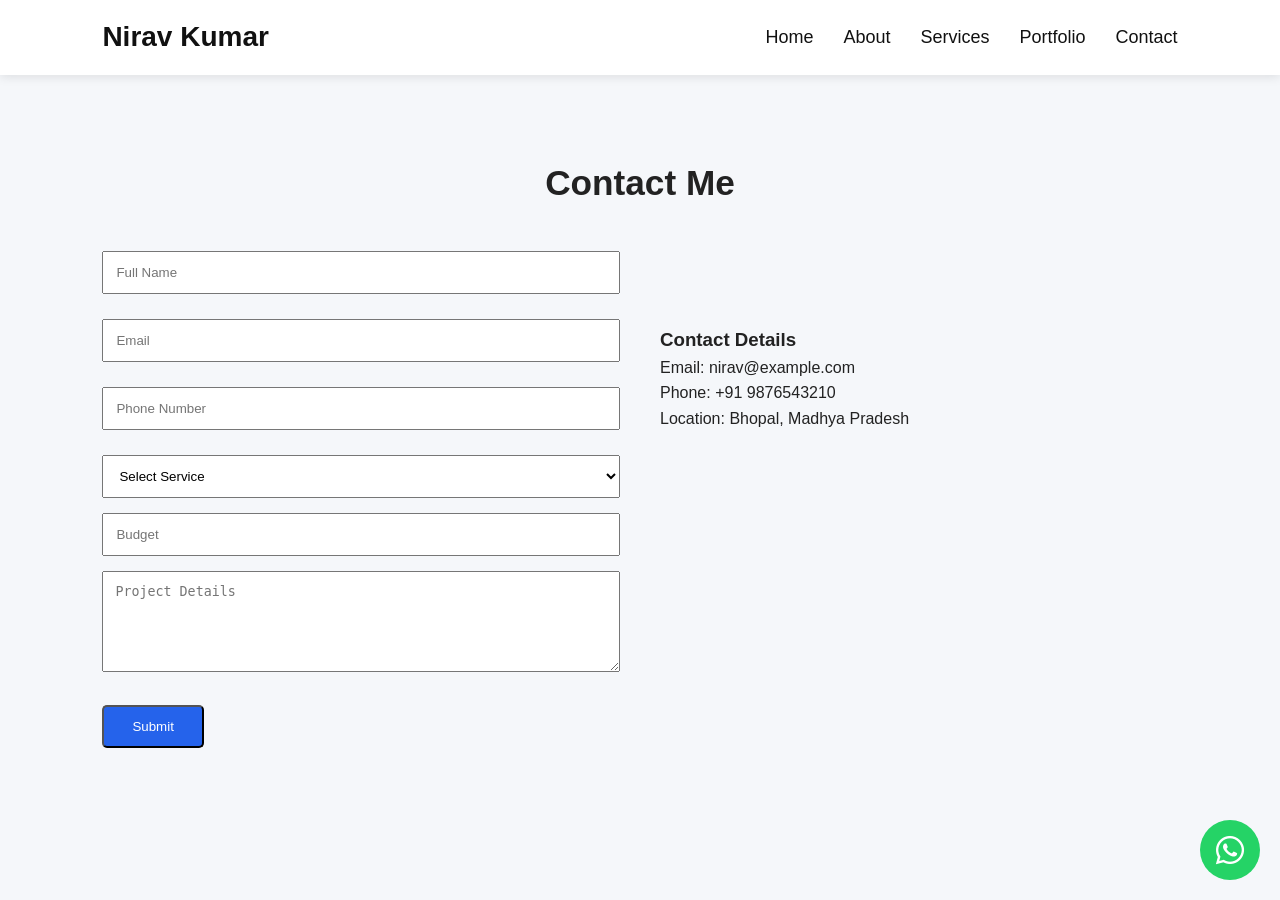
<file: contact.html>
<!DOCTYPE html>
<html lang="en">
<head>
  <meta charset="UTF-8">
  <meta name="viewport" content="width=device-width, initial-scale=1.0">
  <title>Contact | Nirav Kumar</title>

  <link rel="stylesheet" href="https://cdnjs.cloudflare.com/ajax/libs/font-awesome/6.5.1/css/all.min.css">
  <link rel="stylesheet" href="css/style.css">
  <link rel="stylesheet" href="css/responsive.css">
</head>
<body>

<header>
    <nav class="navbar">

        <div class="logo">
            <h2>Nirav Kumar</h2>
        </div>

        <ul class="nav-links">
            <li><a href="index.html">Home</a></li>
            <li><a href="about.html">About</a></li>
            <li><a href="services.html">Services</a></li>
            <li><a href="portfolio.html">Portfolio</a></li>
            <li><a href="contact.html">Contact</a></li>
        </ul>

    </nav>
</header>

<section class="section contact-page">
  <h1 class="section-title">Contact Me</h1>

  <div class="contact-container">

    <form id="contactForm">
      <input type="text" id="name" placeholder="Full Name">
      <small class="error"></small>

      <input type="email" id="email" placeholder="Email">
      <small class="error"></small>

      <input type="text" id="phone" placeholder="Phone Number">
      <small class="error"></small>

      <select id="service">
        <option value="">Select Service</option>
        <option>Website Development</option>
        <option>Landing Page</option>
      </select>

      <input type="text" placeholder="Budget">

      <textarea id="details" rows="5" placeholder="Project Details"></textarea>
      <small class="error"></small>

      <button type="submit" class="btn">Submit</button>

      <p id="successMessage"></p>
    </form>

    <div class="contact-info">
      <h3>Contact Details</h3>
      <p>Email: nirav@example.com</p>
      <p>Phone: +91 9876543210</p>
      <p>Location: Bhopal, Madhya Pradesh</p>

      <iframe
  src="https://www.google.com/maps?q=Bhopal,Madhya%20Pradesh&output=embed"
  width="100%"
  height="250"
  style="border:0; border-radius:10px;"
  allowfullscreen=""
  loading="lazy"
  referrerpolicy="no-referrer-when-downgrade">
</iframe>
    </div>

  </div>
</section>

<a href="https://wa.me/919876543210" class="whatsapp-btn">
  <i class="fab fa-whatsapp"></i>
</a>

<script src="js/validation.js"></script>
<script src="js/main.js"></script>
</body>
</html>
</file>
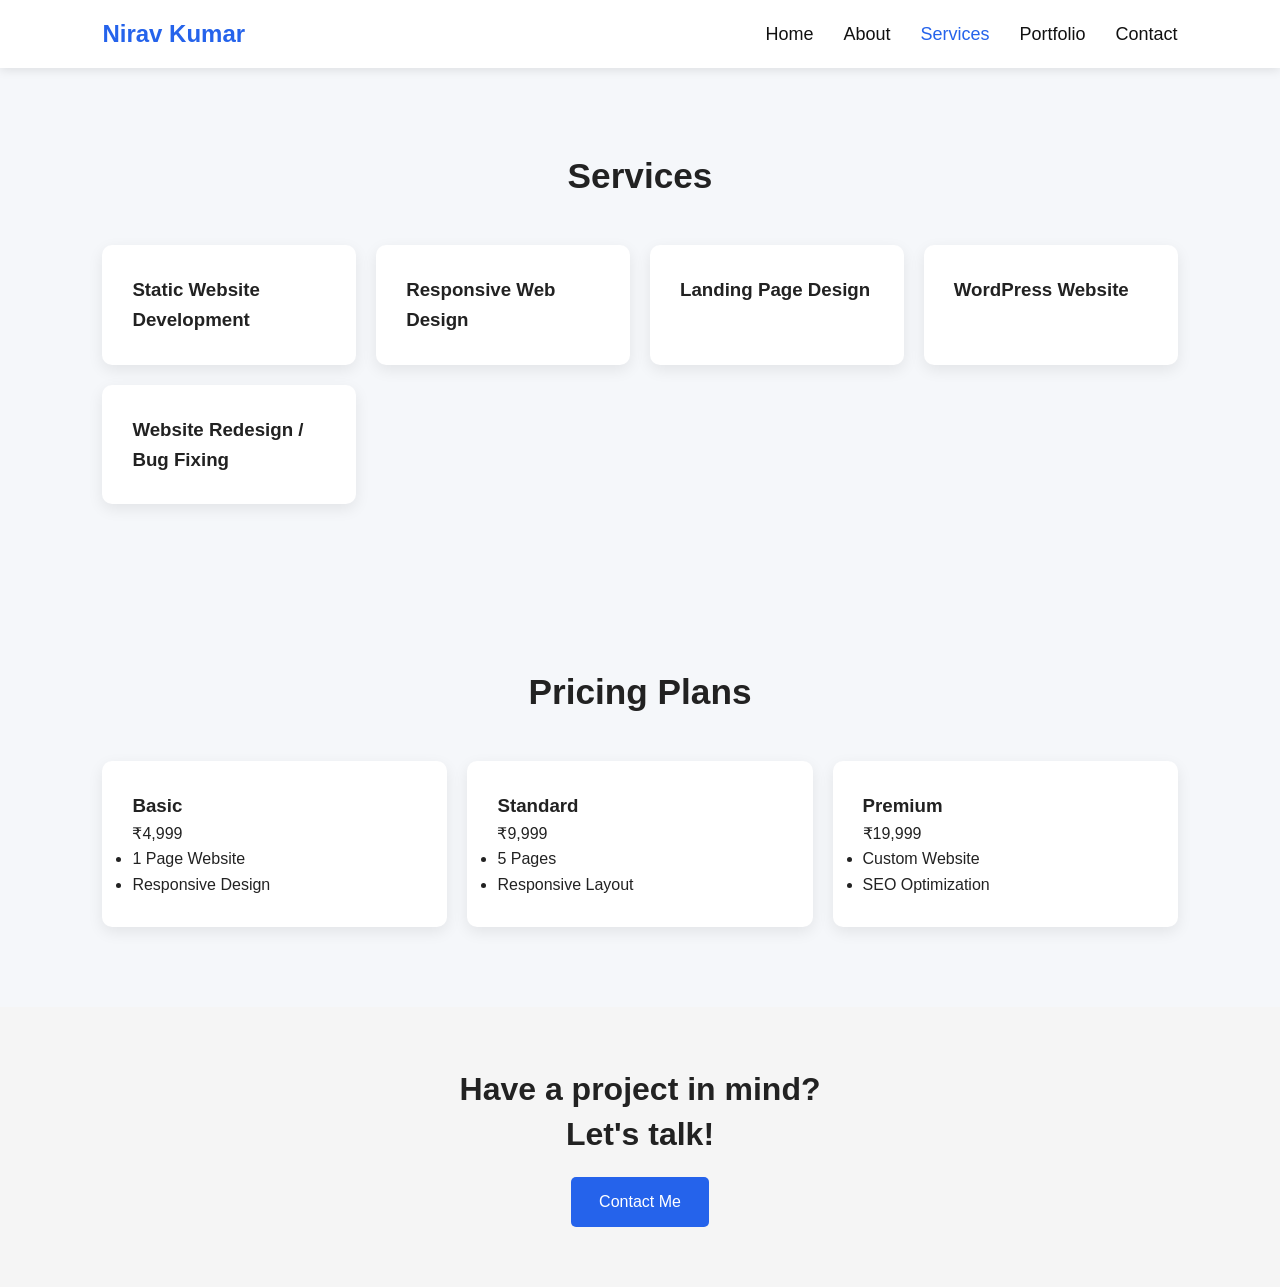
<file: services.html>
<!DOCTYPE html>
<html lang="en">
<head>
  <meta charset="UTF-8">
  <meta name="viewport" content="width=device-width, initial-scale=1.0">
  <title>Services | Nirav Kumar</title>

  <link rel="stylesheet" href="https://cdnjs.cloudflare.com/ajax/libs/font-awesome/6.5.1/css/all.min.css">
  <link rel="stylesheet" href="css/style.css">
  <link rel="stylesheet" href="css/responsive.css">
</head>
<body>

<header>
  <nav class="navbar">
    <div class="logo">Nirav Kumar</div>

    <ul class="nav-links">
      <li><a href="index.html">Home</a></li>
      <li><a href="about.html">About</a></li>
      <li><a href="services.html" class="active">Services</a></li>
      <li><a href="portfolio.html">Portfolio</a></li>
      <li><a href="contact.html">Contact</a></li>
    </ul>

    <div class="hamburger">
      <i class="fa-solid fa-bars"></i>
    </div>
  </nav>
</header>

<section class="section">
  <h1 class="section-title">Services</h1>

  <div class="cards">
    <div class="card"><h3>Static Website Development</h3></div>
    <div class="card"><h3>Responsive Web Design</h3></div>
    <div class="card"><h3>Landing Page Design</h3></div>
    <div class="card"><h3>WordPress Website</h3></div>
    <div class="card"><h3>Website Redesign / Bug Fixing</h3></div>
  </div>
</section>

<section class="pricing section">
  <h2 class="section-title">Pricing Plans</h2>

  <div class="cards">
    <div class="card">
      <h3>Basic</h3>
      <p>₹4,999</p>
      <ul>
        <li>1 Page Website</li>
        <li>Responsive Design</li>
      </ul>
    </div>

    <div class="card">
      <h3>Standard</h3>
      <p>₹9,999</p>
      <ul>
        <li>5 Pages</li>
        <li>Responsive Layout</li>
      </ul>
    </div>

    <div class="card">
      <h3>Premium</h3>
      <p>₹19,999</p>
      <ul>
        <li>Custom Website</li>
        <li>SEO Optimization</li>
      </ul>
    </div>
  </div>
</section>

<section class="cta-banner">
  <h2>Have a project in mind?<br>Let's talk!</h2>
  <a href="contact.html" class="btn">Contact Me</a>
</section>

<script src="js/main.js"></script>
</body>
</html>
</file>
<file: css/style.css>
* {
  margin: 0;
  padding: 0;
  box-sizing: border-box;
}

body {
  font-family: 'Poppins', sans-serif;
  line-height: 1.6;
  background: #f5f7fa;
  color: #222;
}

img {
  width: 100%;
  display: block;
  object-fit: cover;
}

.section {
  padding: 80px 8%;
}

.section-title {
  text-align: center;
  margin-bottom: 40px;
  font-size: 2.2rem;
}

.navbar {
  position: sticky;
  top: 0;
  display: flex;
  justify-content: space-between;
  align-items: center;
  padding: 20px 8%;
  background: #fff;
  box-shadow: 0 2px 10px rgba(0,0,0,0.1);
  z-index: 1000;
}

.logo {
  font-size: 1.5rem;
  font-weight: 700;
  color: #2563eb;
}

.nav-links {
  display: flex;
  gap: 20px;
  list-style: none;
}

.nav-links a {
  text-decoration: none;
  color: #222;
  font-weight: 500;
}

.nav-links a.active,
.nav-links a:hover {
  color: #2563eb;
}

.hamburger {
  display: none;
  font-size: 1.5rem;
  cursor: pointer;
}

.hero {
  height: 90vh;
  background: linear-gradient(rgba(0,0,0,0.5), rgba(0,0,0,0.5)), url('../images/hero.jpg') center/cover;
  display: flex;
  justify-content: center;
  align-items: center;
  text-align: center;
  color: white;
}

.hero-content h1 {
  font-size: 3rem;
}

.hero-content p {
  margin: 20px 0;
}

.btn,
.btn-outline {
  display: inline-block;
  padding: 12px 28px;
  border-radius: 5px;
  text-decoration: none;
  cursor: pointer;
  transition: 0.3s;
}

.btn {
  background: #2563eb;
  color: white;
}

.btn:hover {
  background: #1d4ed8;
}

.btn-outline {
  border: 2px solid #2563eb;
  color: #2563eb;
}

.btn-outline:hover {
  background: #2563eb;
  color: white;
}

.cards {
  display: grid;
  grid-template-columns: repeat(auto-fit, minmax(250px, 1fr));
  gap: 20px;
}

.card {
  background: white;
  padding: 30px;
  border-radius: 10px;
  box-shadow: 0 5px 15px rgba(0,0,0,0.08);
  transition: 0.3s;
}

.card:hover {
  transform: translateY(-5px);
}

.card i {
  font-size: 2rem;
  color: #2563eb;
  margin-bottom: 15px;
}

.about-container,
.contact-container {
  display: grid;
  grid-template-columns: repeat(2, 1fr);
  gap: 40px;
  align-items: center;
}

.about-container img {
  border-radius: 10px;
}

.stats {
  display: flex;
  justify-content: space-around;
  text-align: center;
  background: #2563eb;
  color: white;
}

.stat-box h2 {
  font-size: 3rem;
}

footer {
  background: #111827;
  color: white;
  text-align: center;
  padding: 40px 20px;
}

.social-icons {
  margin: 20px 0;
}

.social-icons a {
  color: white;
  margin: 0 10px;
  font-size: 1.4rem;
}

.skills {
  display: flex;
  flex-wrap: wrap;
  gap: 15px;
  justify-content: center;
}

.skills span {
  background: #2563eb;
  color: white;
  padding: 10px 20px;
  border-radius: 30px;
}

.timeline-item {
  margin-bottom: 20px;
  padding: 20px;
  background: white;
  border-left: 5px solid #2563eb;
}

.filters {
  text-align: center;
  margin-bottom: 30px;
}

.filter-btn {
  padding: 10px 20px;
  border: none;
  background: #2563eb;
  color: white;
  margin: 5px;
  cursor: pointer;
}

.portfolio-grid {
  display: grid;
  grid-template-columns: repeat(auto-fit, minmax(250px, 1fr));
  gap: 20px;
}

.portfolio-card {
  background: white;
  padding: 15px;
  border-radius: 10px;
}

.portfolio-card img {
  height: 200px;
  border-radius: 10px;
}

form input,
form select,
form textarea {
  width: 100%;
  padding: 12px;
  margin-bottom: 15px;
}

.error {
  color: red;
  display: block;
  margin-bottom: 10px;
}

#successMessage {
  color: green;
  margin-top: 15px;
}

.whatsapp-btn {
  position: fixed;
  bottom: 20px;
  right: 20px;
  background: #25d366;
  color: white;
  width: 60px;
  height: 60px;
  border-radius: 50%;
  display: flex;
  justify-content: center;
  align-items: center;
  font-size: 2rem;
  text-decoration: none;
}
/* NAVBAR */

.navbar{
    display:flex;
    justify-content:space-between;
    align-items:center;
    padding:15px 8%;
    background:#fff;
    position:sticky;
    top:0;
    z-index:1000;
    box-shadow:0 2px 10px rgba(0,0,0,0.1);
}

.logo h2{
    font-size:28px;
    font-weight:700;
    color:#111;
}

.nav-links{
    display:flex;
    gap:30px;
    list-style:none;
}

.nav-links a{
    text-decoration:none;
    color:#111;
    font-size:18px;
    font-weight:500;
    transition:0.3s;
}

.nav-links a:hover{
    color:#007bff;
}
/* CTA SECTION */

.cta-banner{
    text-align:center;
    padding:60px 20px;
    background:#f5f5f5;
}

.cta-banner h2{
    font-size:2rem;
    margin-bottom:20px;
    line-height:1.4;
}

.cta-banner .btn{
    display:inline-block;
}
</file>
<file: css/responsive.css>
@media(max-width: 768px) {

  .nav-links {
    position: absolute;
    top: 70px;
    right: -100%;
    flex-direction: column;
    background: white;
    width: 250px;
    padding: 20px;
    transition: 0.3s;
  }

  .nav-links.active {
    right: 0;
  }

  .hamburger {
    display: block;
  }

  .about-container,
  .contact-container {
    grid-template-columns: 1fr;
  }

  .hero-content h1 {
    font-size: 2rem;
  }

  .stats {
    flex-direction: column;
    gap: 20px;
    padding: 40px 0;
  }
}
@media(max-width:768px){

    .navbar{
        position: relative;
        display: flex;
        justify-content: center;
        align-items: center;
        padding: 20px;
        background: white;
    }

    .logo h2{
        font-size: 24px;
        margin: 0;
    }

    .hamburger{
        position: absolute;
        left: 20px;
        font-size: 32px;
        cursor: pointer;
        display: block;
        z-index: 2000;
    }

    .nav-links{
        display: none;
        flex-direction: column;
        position: absolute;
        top: 80px;
        left: 0;
        width: 100%;
        background: white;
        padding: 20px 0;
        text-align: center;
        gap: 20px;
        z-index: 1500;
    }

    .nav-links.show{
        display: flex !important;
        flex-direction: column;
    }
}
@media(max-width:768px){

    .cta-banner{
        padding:40px 15px;
    }

    .cta-banner h2{
        font-size:1.5rem;
        text-align:center;
    }

}
</file>
